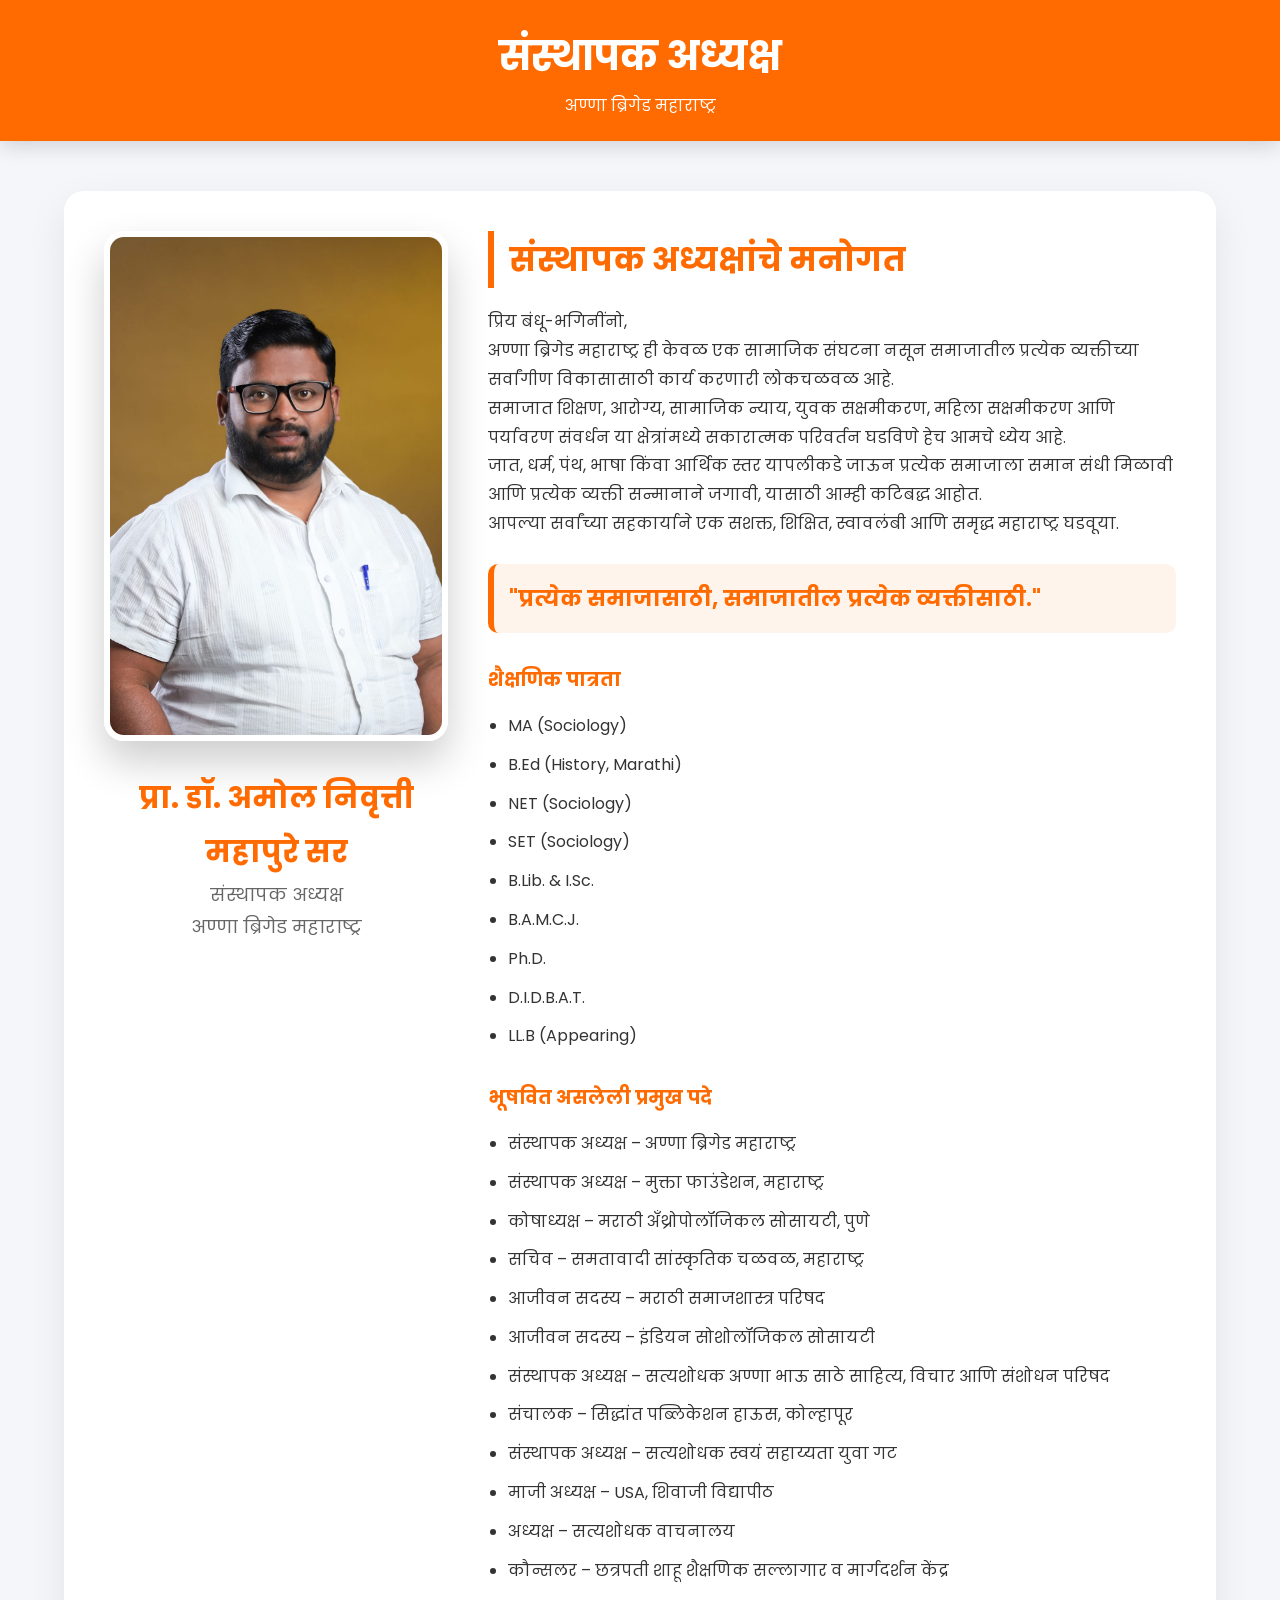
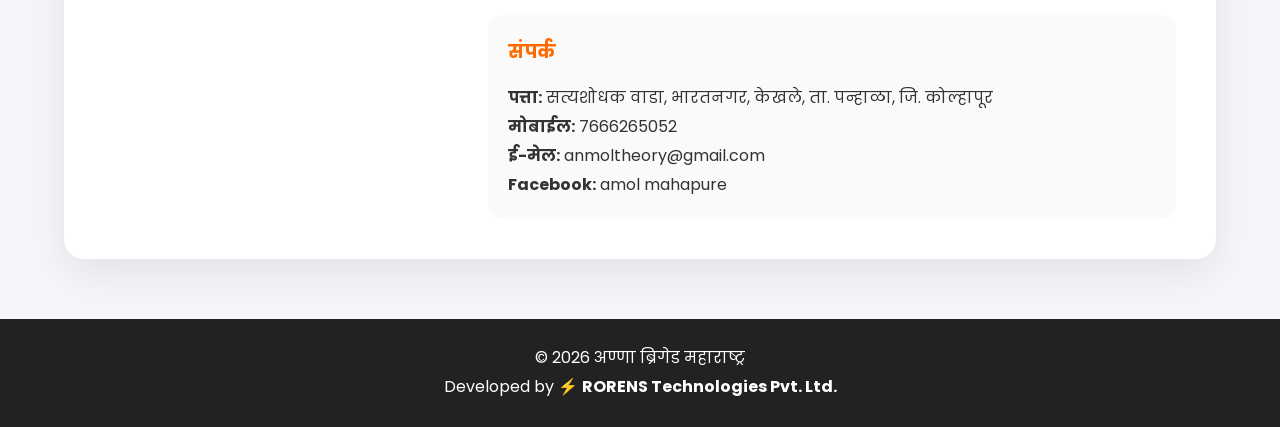
<file: founder.html>
<!DOCTYPE html>
<html lang="mr">
<head>
<meta charset="UTF-8">
<meta name="viewport" content="width=device-width, initial-scale=1.0">

<title>संस्थापक अध्यक्ष | अण्णा ब्रिगेड महाराष्ट्र</title>

<link href="https://fonts.googleapis.com/css2?family=Poppins:wght@400;500;600;700&family=Noto+Sans+Devanagari:wght@400;600;700&display=swap" rel="stylesheet">

<style>

*{
margin:0;
padding:0;
box-sizing:border-box;
font-family:'Poppins','Noto Sans Devanagari',sans-serif;
}

body{
background:#f4f6f9;
color:#333;
line-height:1.8;
}

header{
background:#ff6b00;
color:#fff;
padding:20px;
text-align:center;
box-shadow:0 5px 20px rgba(0,0,0,.15);
}

header h1{
font-size:40px;
}

.container{
width:90%;
max-width:1200px;
margin:50px auto;
}

.card{
background:#fff;
border-radius:20px;
box-shadow:0 15px 40px rgba(0,0,0,.08);
padding:40px;
display:flex;
gap:40px;
align-items:flex-start;
flex-wrap:wrap;
}

.image-box{
flex:1;
min-width:280px;
text-align:center;
}

.image-box img{
width:100%;
max-width:380px;
border-radius:20px;
border:6px solid #fff;
box-shadow:0 20px 40px rgba(0,0,0,.20);
}

.image-box h2{
margin-top:20px;
color:#ff6b00;
font-size:30px;
}

.image-box p{
font-size:18px;
color:#666;
}

.content{
flex:2;
min-width:300px;
}

.section-title{
font-size:32px;
color:#ff6b00;
margin-bottom:20px;
border-left:6px solid #ff6b00;
padding-left:15px;
}

.slogan{
margin:25px 0;
padding:15px;
background:#fff4ec;
border-left:6px solid #ff6b00;
font-size:22px;
font-weight:700;
color:#ff6b00;
border-radius:10px;
}

.info{
margin-top:30px;
}

.info h3{
margin-bottom:15px;
color:#ff6b00;
}

.info ul{
padding-left:20px;
}

.info li{
margin-bottom:10px;
}

.contact{
margin-top:30px;
background:#fafafa;
padding:20px;
border-radius:15px;
}

.contact h3{
color:#ff6b00;
margin-bottom:15px;
}

footer{
margin-top:60px;
background:#222;
color:#fff;
text-align:center;
padding:25px;
}

@media(max-width:768px){

.card{
flex-direction:column;
text-align:center;
padding:25px;
}

.content{
text-align:left;
}

.section-title{
font-size:26px;
}

header h1{
font-size:28px;
}

.image-box img{
max-width:280px;
}

}

</style>

</head>

<body>

<header>

<h1>संस्थापक अध्यक्ष</h1>

<p>अण्णा ब्रिगेड महाराष्ट्र</p>

</header>

<div class="container">

<div class="card">

<div class="image-box">

<img src="images/amolsir11.jpeg" alt="प्रा. डॉ. अमोल निवृत्ती महापुरे">

<h2>प्रा. डॉ. अमोल निवृत्ती महापुरे सर</h2>

<p>संस्थापक अध्यक्ष<br>अण्णा ब्रिगेड महाराष्ट्र</p>

</div>

<div class="content">

<h2 class="section-title">संस्थापक अध्यक्षांचे मनोगत</h2>

<p>
प्रिय बंधू-भगिनींनो,
</p>

<p>
अण्णा ब्रिगेड महाराष्ट्र ही केवळ एक सामाजिक संघटना नसून समाजातील प्रत्येक व्यक्तीच्या सर्वांगीण विकासासाठी कार्य करणारी लोकचळवळ आहे.
</p>

<p>
समाजात शिक्षण, आरोग्य, सामाजिक न्याय, युवक सक्षमीकरण, महिला सक्षमीकरण आणि पर्यावरण संवर्धन या क्षेत्रांमध्ये सकारात्मक परिवर्तन घडविणे हेच आमचे ध्येय आहे.
</p>

<p>
जात, धर्म, पंथ, भाषा किंवा आर्थिक स्तर यापलीकडे जाऊन प्रत्येक समाजाला समान संधी मिळावी आणि प्रत्येक व्यक्ती सन्मानाने जगावी, यासाठी आम्ही कटिबद्ध आहोत.
</p>

<p>
आपल्या सर्वांच्या सहकार्याने एक सशक्त, शिक्षित, स्वावलंबी आणि समृद्ध महाराष्ट्र घडवूया.
</p>

<div class="slogan">

"प्रत्येक समाजासाठी, समाजातील प्रत्येक व्यक्तीसाठी."

</div>

<div class="info">

<h3>शैक्षणिक पात्रता</h3>

<ul>

<li>MA (Sociology)</li>

<li>B.Ed (History, Marathi)</li>

<li>NET (Sociology)</li>

<li>SET (Sociology)</li>

<li>B.Lib. & I.Sc.</li>

<li>B.A.M.C.J.</li>

<li>Ph.D.</li>

<li>D.I.D.B.A.T.</li>

<li>LL.B (Appearing)</li>

</ul>

</div>

<div class="info">

<h3>भूषवित असलेली प्रमुख पदे</h3>

<ul>

<li>संस्थापक अध्यक्ष – अण्णा ब्रिगेड महाराष्ट्र</li>

<li>संस्थापक अध्यक्ष – मुक्ता फाउंडेशन, महाराष्ट्र</li>

<li>कोषाध्यक्ष – मराठी अँथ्रोपोलॉजिकल सोसायटी, पुणे</li>

<li>सचिव – समतावादी सांस्कृतिक चळवळ, महाराष्ट्र</li>

<li>आजीवन सदस्य – मराठी समाजशास्त्र परिषद</li>

<li>आजीवन सदस्य – इंडियन सोशोलॉजिकल सोसायटी</li>

<li>संस्थापक अध्यक्ष – सत्यशोधक अण्णा भाऊ साठे साहित्य, विचार आणि संशोधन परिषद</li>

<li>संचालक – सिद्धांत पब्लिकेशन हाऊस, कोल्हापूर</li>

<li>संस्थापक अध्यक्ष – सत्यशोधक स्वयं सहाय्यता युवा गट</li>

<li>माजी अध्यक्ष – USA, शिवाजी विद्यापीठ</li>

<li>अध्यक्ष – सत्यशोधक वाचनालय</li>

<li>कौन्सलर – छत्रपती शाहू शैक्षणिक सल्लागार व मार्गदर्शन केंद्र</li>

</ul>

</div>

<div class="contact">

<h3>संपर्क</h3>

<p><strong>पत्ता:</strong> सत्यशोधक वाडा, भारतनगर, केखले, ता. पन्हाळा, जि. कोल्हापूर</p>

<p><strong>मोबाईल:</strong> 7666265052</p>

<p><strong>ई-मेल:</strong> anmoltheory@gmail.com</p>

<p><strong>Facebook:</strong> amol mahapure</p>

</div>

</div>

</div>

</div>

<footer>

© 2026 अण्णा ब्रिगेड महाराष्ट्र<br>


<p class="developer">

Developed by ⚡ 
<strong>RORENS Technologies Pvt. Ltd.</strong>

</footer>

</body>
</html>
</file>
